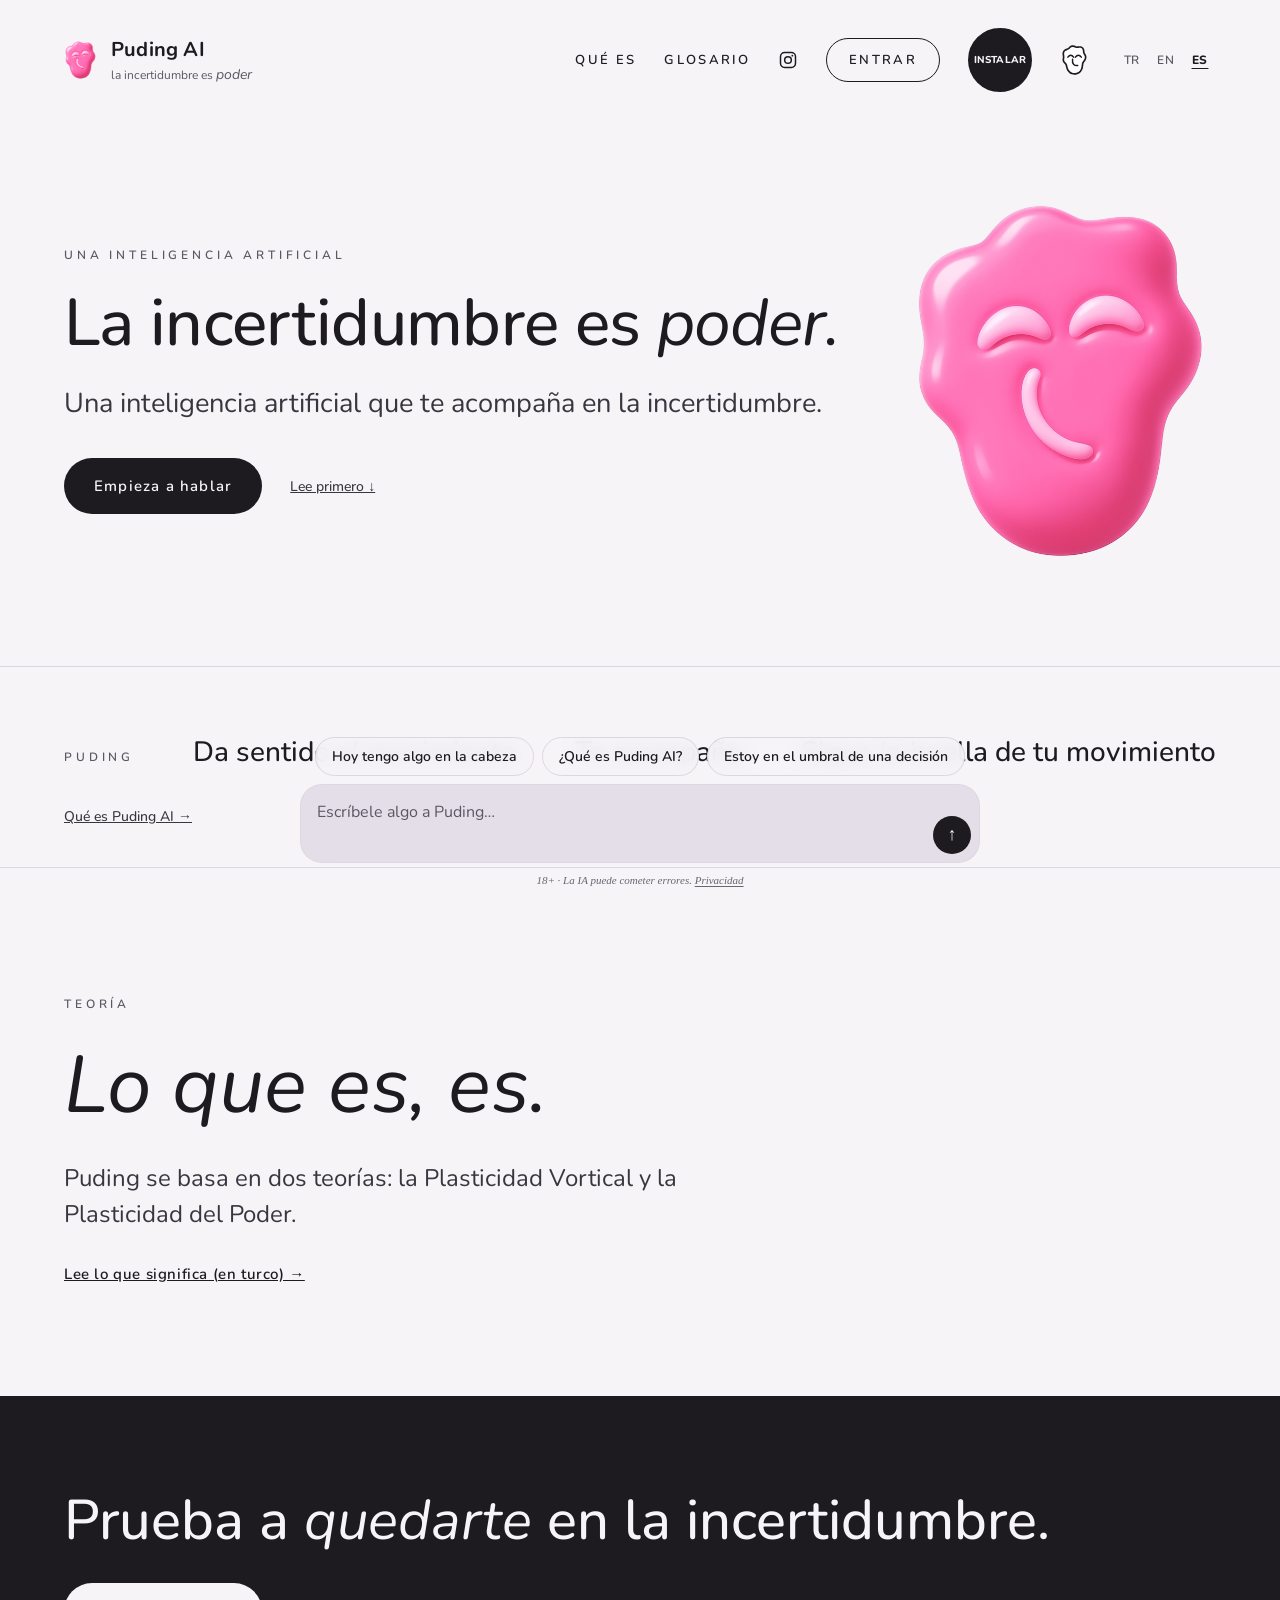
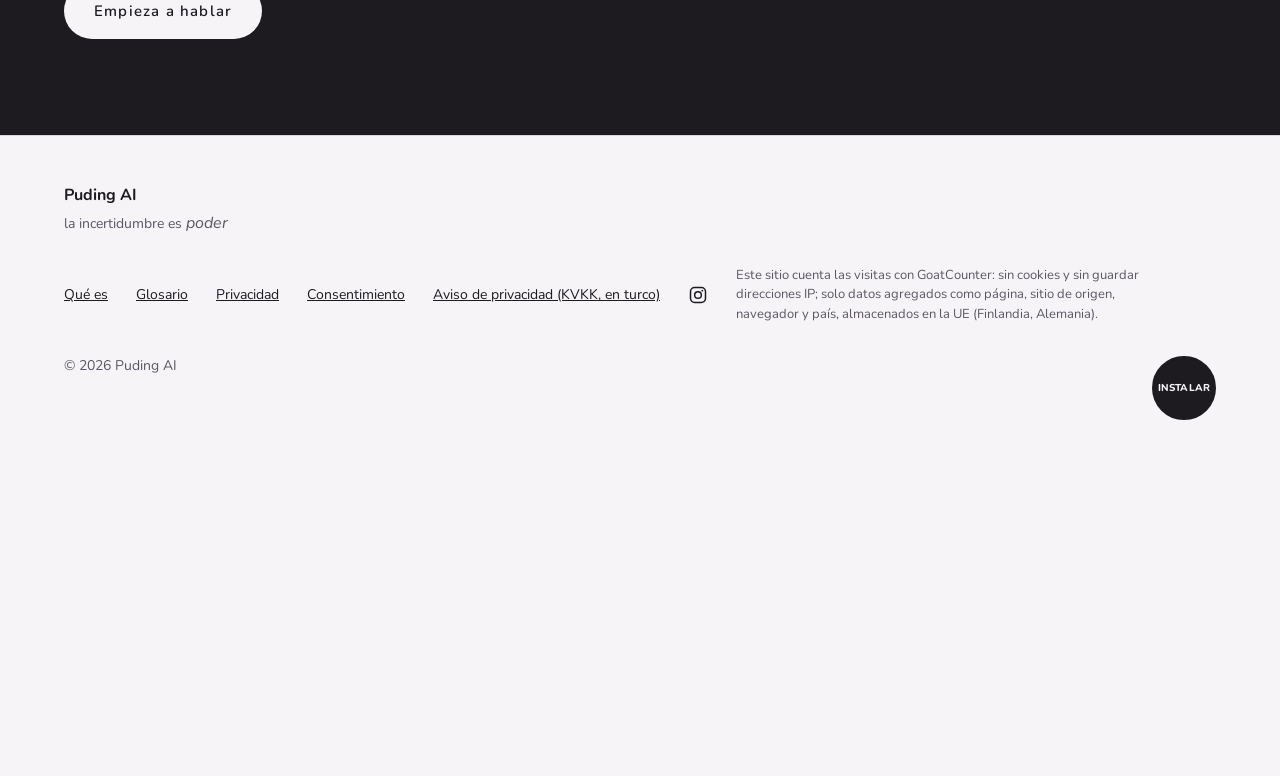
<file: es/index.html>
<!doctype html>
<html lang="es">
<head>
<meta charset="utf-8">
<meta name="viewport" content="width=device-width, initial-scale=1">
<title>Puding AI — la incertidumbre es poder</title>
<meta name="description" content="Puding AI es una inteligencia artificial que te acompaña en la incertidumbre. Se basa en dos teorías: la Plasticidad Vortical y la Plasticidad del Poder.">
<link rel="canonical" href="https://pudingai.com/es/">
<link rel="alternate" hreflang="tr" href="https://pudingai.com/">
<link rel="alternate" hreflang="en" href="https://pudingai.com/en/">
<link rel="alternate" hreflang="es" href="https://pudingai.com/es/">
<link rel="alternate" hreflang="x-default" href="https://pudingai.com/">
<meta property="og:type" content="website">
<meta property="og:site_name" content="Puding AI">
<meta property="og:title" content="Puding AI">
<meta property="og:description" content="la incertidumbre es poder">
<meta property="og:url" content="https://pudingai.com/es/">
<meta property="og:image" content="https://pudingai.com/assets/paylasim-es.png">
<meta property="og:image:type" content="image/png">
<meta property="og:image:width" content="1200">
<meta property="og:image:height" content="630">
<meta property="og:image:alt" content="Puding AI — la incertidumbre es poder">
<meta name="twitter:card" content="summary_large_image">
<meta name="twitter:title" content="Puding AI">
<meta name="twitter:description" content="la incertidumbre es poder">
<meta name="twitter:image" content="https://pudingai.com/assets/paylasim-es.png">
<meta name="twitter:image:alt" content="Puding AI — la incertidumbre es poder">
<meta property="og:locale" content="es_ES">
<meta name="theme-color" content="#F6F4F7" media="(prefers-color-scheme: light)">
<meta name="theme-color" content="#151217" media="(prefers-color-scheme: dark)">
<script>/* tema: çizimden önce */(function(){var t=null,h=document.documentElement,m=window.matchMedia&&matchMedia("(prefers-color-scheme: dark)");try{t=localStorage.getItem("puding_tema");if(t==="gunduz"||t==="gece"){t=t==="gece"?"koyu":"acik";localStorage.setItem("puding_tema",t)}}catch(e){}var k=t==="koyu"||(t!=="acik"&&!!(m&&m.matches));h.setAttribute("data-theme",k?"koyu":"acik");if(t==="koyu"||t==="acik")document.querySelectorAll('meta[name="theme-color"]').forEach(function(x){x.content=k?"#151217":"#F6F4F7"})})();</script>
<style>html{background:#F6F4F7}html[data-theme=koyu]{background:#151217}</style>
<link rel="icon" href="/favicon.ico?v=3" sizes="16x16 32x32 48x48">
<link rel="icon" type="image/png" sizes="32x32" href="/gorsel/puding-favicon-32.png?v=3">
<link rel="apple-touch-icon" sizes="180x180" href="/apple-touch-icon.png?v=3">
<link rel="preload" href="/assets/fonts/nunito-latin-400-normal.woff2" as="font" type="font/woff2" crossorigin>
<link rel="stylesheet" href="/assets/site.css?v=25">
</head>
<body>
<div style="background: var(--zemin); color: var(--metin); font-family: Nunito, sans-serif; min-height: 100vh">

<!-- ÜST BAR -->
<header style="max-width: 1200px; margin: 0 auto; padding: 28px 24px; display: flex; flex-wrap: wrap; align-items: center; justify-content: space-between; gap: 20px">
<a href="/es/" style="display: flex; align-items: center; gap: 14px; text-decoration: none; color: var(--metin)">
<img src="/assets/puding-logo-128.png" alt="Puding AI, inicio" width="33" height="40" style="width: 33px; height: 40px; display: block">
<div style="display: flex; flex-direction: column; gap: 2px">
<span style="font-family: Nunito, sans-serif; font-weight: 700; font-size: 20px; letter-spacing: 0.01em">Puding AI</span>
<span style="font-family: Nunito, sans-serif; font-size: 12px; color: var(--soluk)">la incertidumbre es <em style="font-family: Nunito, sans-serif; font-size: 14px">poder</em></span>
</div>
</a>
<nav class="pd-nav" aria-label="Menú principal" style="display: flex; flex-wrap: wrap; align-items: center; gap: 28px; font-family: Nunito, sans-serif; font-size: 13px; font-weight: 600; letter-spacing: 0.18em">
<a href="/es/que-es/" style="text-decoration: none">QUÉ ES</a>
<a href="/sozluk/" style="text-decoration: none">GLOSARIO</a>
<a class="pd-ig" href="https://www.instagram.com/pudingai_/" target="_blank" rel="noopener" aria-label="Instagram"><svg viewBox="0 0 24 24" width="20" height="20" fill="none" stroke="currentColor" stroke-width="1.8" aria-hidden="true"><rect x="3" y="3" width="18" height="18" rx="5"/><circle cx="12" cy="12" r="4"/><circle cx="17.2" cy="6.8" r="1.1" fill="currentColor" stroke="none"/></svg></a>
<a class="pd-giris" href="#pd-girdi" data-yakinda style="text-decoration: none; border: 1.5px solid var(--murekkep); border-radius: 999px; padding: 12px 22px; min-height: 44px; box-sizing: border-box; display: inline-flex; align-items: center">ENTRAR</a>
<a class="pd-indir" href="#pd-girdi" data-yakinda aria-label="Instala Puding en tu teléfono">INSTALAR</a>
<!-- tema --><span class="pd-tema"><button type="button" class="pd-tema-dugme" aria-label="Cambiar tema" aria-pressed="false"><svg viewBox="-24 -24 640 768" width="27" height="32" aria-hidden="true"><path d="M553 342C548 356 539 368 531 380C523 392 513 401 507 412C501 423 496 433 493 445C490 457 490 471 488 485C486 499 485 515 481 531C477 547 473 566 466 582C459 598 450 616 438 630C426 644 412 656 397 665C382 674 364 682 346 686C328 690 310 692 292 692C274 692 255 688 238 683C221 678 204 670 189 659C174 648 161 634 150 620C139 606 132 588 125 572C118 556 114 539 110 524C106 509 104 494 100 481C96 468 90 458 83 448C76 438 64 430 55 419C46 408 36 396 32 383C28 370 28 356 28 342C28 328 34 315 35 301C36 287 34 274 33 258C32 242 26 224 27 207C28 190 32 172 39 158C46 144 59 131 72 122C85 113 104 111 119 104C134 97 146 91 159 81C172 71 182 55 196 46C210 37 226 30 242 28C258 26 276 29 292 33C308 37 322 50 338 53C354 56 370 51 387 50C404 49 424 45 441 49C458 53 476 60 488 72C500 84 508 104 513 121C518 138 514 161 518 177C522 193 530 205 536 218C542 231 552 242 557 256C562 270 564 285 563 299C562 313 558 328 553 342Z" style="fill:var(--tema-dolgu);stroke:var(--tema-cizgi)" stroke-width="40" stroke-linejoin="round"/><path d="M137 292Q206 196 275 292M318 292Q389 196 460 292M249 342C232 470 300 500 372 492" fill="none" style="stroke:var(--tema-yuz)" stroke-width="36" stroke-linecap="round"/></svg></button><button type="button" class="pd-tema-oto" hidden>auto</button></span><!-- /tema -->
<span class="pd-dil" role="group" aria-label="Idioma"><a href="/?dil=tr" data-dil="tr" hreflang="tr" lang="tr">TR</a><a href="/en/" data-dil="en" hreflang="en" lang="en">EN</a><a href="/es/" data-dil="es" hreflang="es" lang="es" aria-current="true">ES</a></span>
</nav>
</header>

<!-- I. MERAK — açılış -->
<section class="pd-acilis" style="max-width: 1200px; margin: 0 auto; padding: 72px 24px 96px; display: flex; flex-wrap: wrap; align-items: center; gap: 56px">
<div style="flex: 1 1 auto; min-width: 0; display: flex; flex-direction: column; gap: 28px">
<span style="font-family: Nunito, sans-serif; font-size: 12px; font-weight: 600; letter-spacing: 0.32em; color: var(--soluk)">UNA INTELIGENCIA ARTIFICIAL</span>
<h1 class="pd-acilis-baslik" style="margin: 0; font-weight: 500; line-height: 0.98; letter-spacing: -0.01em">La incertidumbre es <em style="font-weight: 400">poder.</em></h1>
<p class="pd-acilis-alt" style="margin: 0; font-weight: 400; line-height: 1.4; color: var(--metin-3)"><span>Una inteligencia artificial que</span> <span>te acompaña en la incertidumbre.</span></p>
<script src="/assets/acilis.js?v=2"></script>
<div style="display: flex; flex-wrap: wrap; align-items: center; gap: 28px; margin-top: 8px">
<a href="#pd-girdi" data-bar style="text-decoration: none; background: var(--murekkep); color: var(--murekkep-metin); font-family: Nunito, sans-serif; font-weight: 600; font-size: 15px; letter-spacing: 0.08em; padding: 18px 30px; border-radius: 999px; min-height: 44px; box-sizing: border-box; display: inline-flex; align-items: center">Empieza a hablar</a>
<a href="#kuram" style="font-family: Nunito, sans-serif; font-size: 14px; font-weight: 500; color: var(--metin-3)">Lee primero ↓</a>
</div>
</div>

<!-- logo -->
<div style="flex: 1 1 300px; min-width: 0; display: flex; justify-content: center; align-items: center">
<img class="pd-breathe" src="/assets/puding-logo.png" alt="Logotipo de Puding AI" width="592" height="720" style="width: 100%; max-width: 360px; height: auto; display: block">
</div>
</section>

<!-- ne yapmaz -->
<section style="border-top: 1px solid var(--cizgi); border-bottom: 1px solid var(--cizgi)">
<div class="pd-nots" style="max-width: 1200px; margin: 0 auto; padding: 64px 24px; display: flex; flex-wrap: wrap; justify-content: space-between; align-items: baseline; gap: 24px 48px">
<span style="font-family: Nunito, sans-serif; font-size: 12px; font-weight: 600; letter-spacing: 0.32em; color: var(--soluk); flex: 0 0 auto">PUDING</span>
<div class="pd-serit-kap"><button class="pd-serit-oge" type="button" aria-expanded="false" aria-describedby="pd-ipucu-anlam">Da sentido al movimiento</button><span class="pd-ipucu" id="pd-ipucu-anlam" role="tooltip">Puding no te diagnostica ni te pone etiquetas; mira hacia dónde fluyen las cosas. Dar sentido no congela el movimiento: se queda dentro de él.</span></div>
<div class="pd-serit-kap"><button class="pd-serit-oge" type="button" aria-expanded="false" aria-describedby="pd-ipucu-eslik">Te acompaña</button><span class="pd-ipucu" id="pd-ipucu-eslik" role="tooltip">No trata la incertidumbre como un vacío que llenar, ni da consejos. La decisión queda en tu propio devenir; Puding está a tu lado.</span></div>
<div class="pd-serit-kap"><button class="pd-serit-oge" type="button" aria-expanded="false" aria-describedby="pd-ipucu-iz">Sigue la huella de tu movimiento</button><span class="pd-ipucu" id="pd-ipucu-iz" role="tooltip">Cada conversación deja una huella sedimentaria; Puding la hace visible en un mapa. Al cerrarse una conversación, su forma más destilada se asienta en dos palabras en tensión.</span></div>
</div>
<div style="max-width: 1200px; margin: -44px auto 0; padding: 0 24px 28px"><a class="pd-serit-bag" href="/es/que-es/" style="font-size: 14px; font-weight: 500; color: var(--metin-3); min-height: 44px; display: inline-flex; align-items: center">Qué es Puding AI →</a></div>
</section>

<!-- II. OKUT — kuram kapısı -->
<section id="kuram" style="max-width: 1200px; margin: 0 auto; padding: 128px 24px 112px; display: flex; flex-direction: column; gap: 32px">
<span style="font-family: Nunito, sans-serif; font-size: 12px; font-weight: 600; letter-spacing: 0.32em; color: var(--soluk)">TEORÍA</span>
<blockquote style="margin: 0; font-size: 80px; font-weight: 400; font-style: italic; line-height: 1.05; max-width: 16ch">Lo que es, es.</blockquote>
<p style="margin: 0; font-size: 24px; line-height: 1.5; max-width: 44ch; color: var(--metin-3)">Puding se basa en dos teorías: la Plasticidad Vortical y la Plasticidad del Poder.</p>
<a href="/nedir/" style="font-family: Nunito, sans-serif; font-size: 15px; font-weight: 600; letter-spacing: 0.04em">Lee lo que significa (en turco) →</a>
</section>

<!-- çağrı bandı -->
<section style="background: var(--bant-zemin); color: var(--bant-metin)">
<div style="max-width: 1200px; margin: 0 auto; padding: 96px 24px; display: flex; flex-wrap: wrap; align-items: center; justify-content: space-between; gap: 32px">
<p style="margin: 0; font-size: 56px; font-weight: 500; line-height: 1.05">Prueba a <em style="font-weight: 400">quedarte</em> en la incertidumbre.</p>
<a href="#pd-girdi" data-bar style="text-decoration: none; background: var(--bant-dugme-zemin); color: var(--bant-dugme-metin); font-family: Nunito, sans-serif; font-weight: 600; font-size: 15px; letter-spacing: 0.08em; padding: 18px 30px; border-radius: 999px; min-height: 44px; box-sizing: border-box; display: inline-flex; align-items: center">Empieza a hablar</a>
</div>
</section>

<!-- alt bilgi -->
<footer style="border-top: 1px solid var(--cizgi)">
<div style="max-width: 1200px; margin: 0 auto; padding: 48px 24px 56px; display: flex; flex-wrap: wrap; justify-content: space-between; gap: 32px; font-family: Nunito, sans-serif; font-size: 14px; color: var(--soluk)">
<div style="display: flex; flex-direction: column; gap: 6px">
<span style="font-weight: 700; font-size: 16px; color: var(--metin)">Puding AI</span>
<span>la incertidumbre es <em style="font-family: Nunito, sans-serif; font-size: 16px">poder</em></span>
</div>
<nav aria-label="Menú del pie" style="display: flex; flex-wrap: wrap; gap: 12px 28px; align-items: center">
<a href="/es/que-es/">Qué es</a>
<a href="/sozluk/" hreflang="tr">Glosario</a>
<a href="/es/?gizlilik">Privacidad</a>
<a rel="noopener" href="/odam?onam" hreflang="tr">Consentimiento</a>
<a rel="noopener" href="/odam?aydinlatma" hreflang="tr">Aviso de privacidad (KVKK, en turco)</a>
<a class="pd-ig" href="https://www.instagram.com/pudingai_/" target="_blank" rel="noopener" aria-label="Instagram"><svg viewBox="0 0 24 24" width="20" height="20" fill="none" stroke="currentColor" stroke-width="1.8" aria-hidden="true"><rect x="3" y="3" width="18" height="18" rx="5"/><circle cx="12" cy="12" r="4"/><circle cx="17.2" cy="6.8" r="1.1" fill="currentColor" stroke="none"/></svg></a>
<span style="flex-basis: 100%; max-width: 52ch; font-size: 13px; line-height: 1.5">Este sitio cuenta las visitas con GoatCounter: sin cookies y sin guardar direcciones IP; solo datos agregados como página, sitio de origen, navegador y país, almacenados en la UE (Finlandia, Alemania).</span>
</nav>
<span>© 2026 Puding AI</span>
<a class="pd-indir" href="#pd-girdi" data-yakinda aria-label="Instala Puding en tu teléfono">INSTALAR</a>
</div>
</footer>

</div>
<!-- Ziyaretçi sayacı: GoatCounter (çerez yok, IP saklanmaz; yalnız toplu sayı). Alkım, 2026-11-05 -->
<script src="/assets/serit.js?v=1" defer></script>
<script src="/assets/dil.js?v=1" defer></script>
<script src="/assets/sohbet.js?v=25" defer></script>
<script data-goatcounter="https://pudingai.goatcounter.com/count" async src="https://gc.zgo.at/count.js"></script>
<script src="/assets/tema.js?v=1" defer></script>
</body>
</html>
</file>
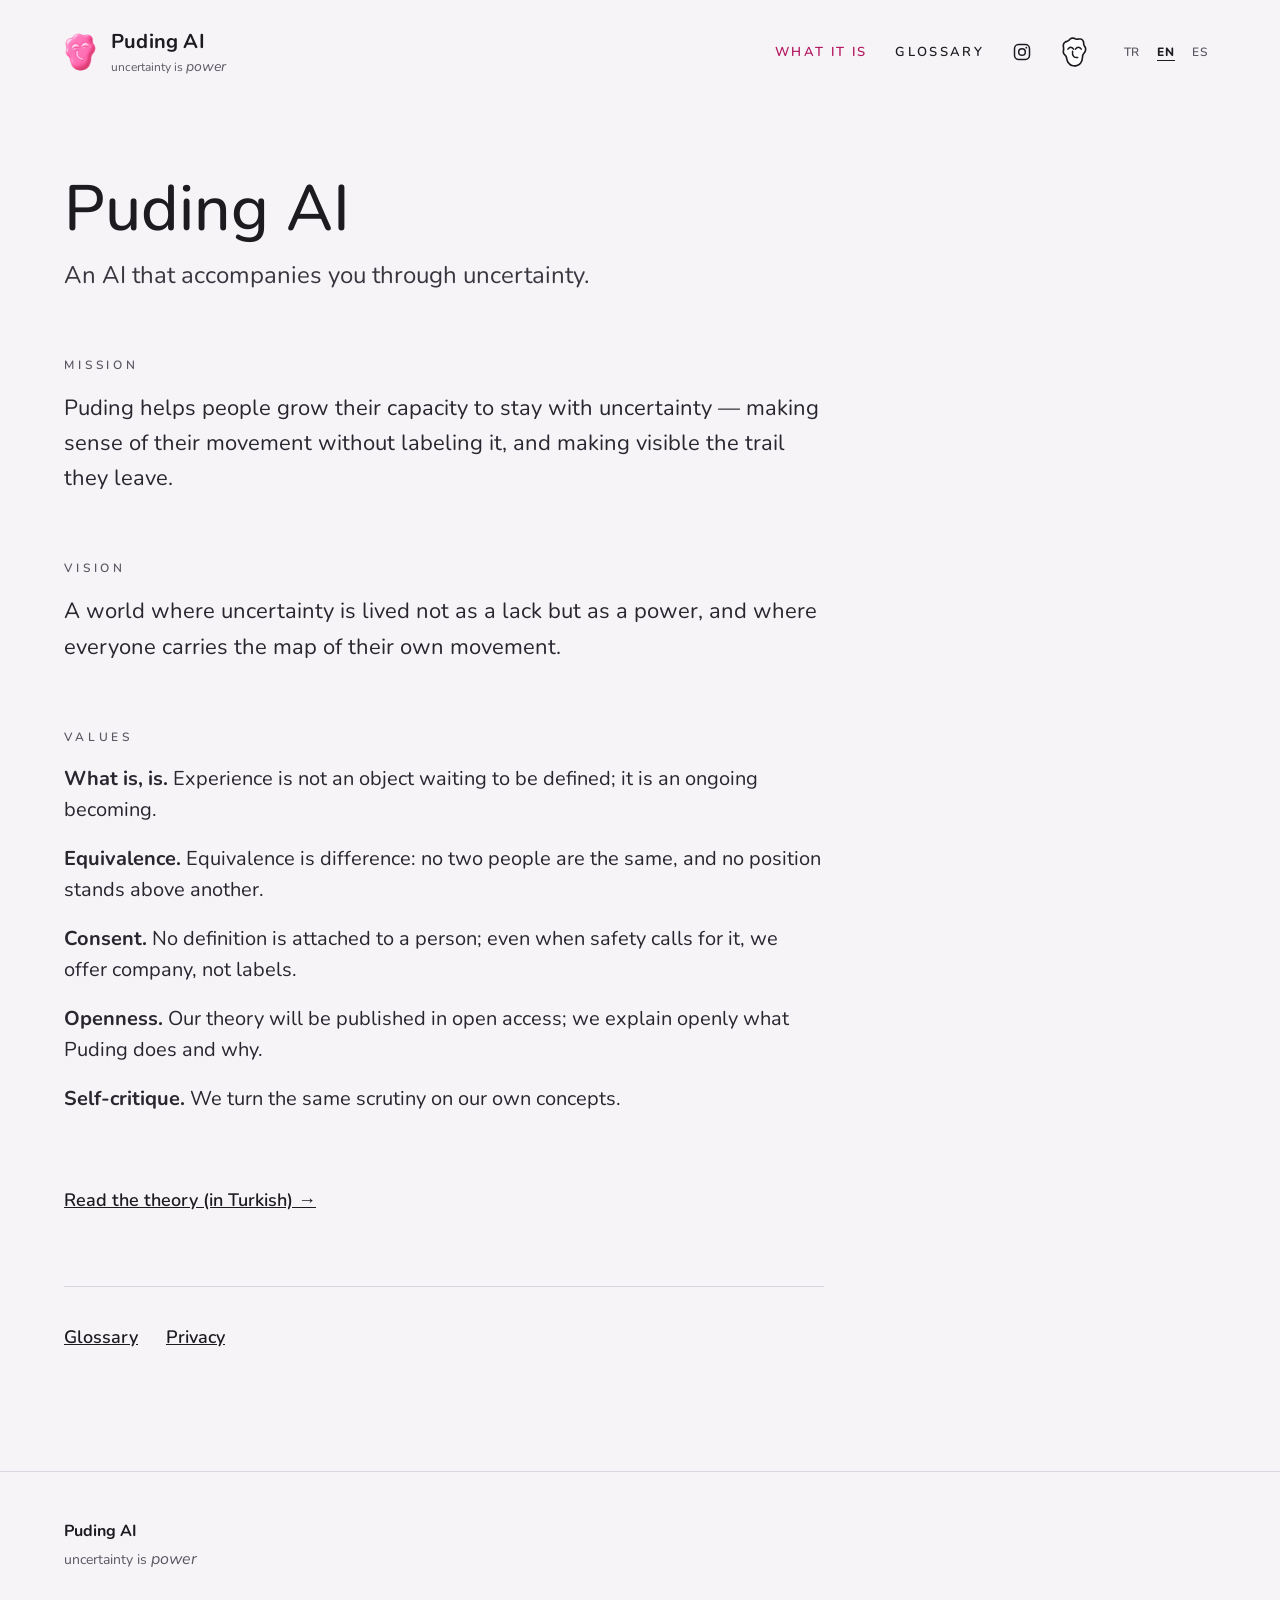
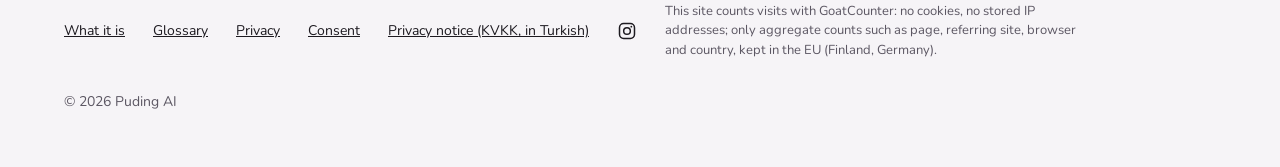
<file: en/about/index.html>
<!doctype html>
<html lang="en">
<head>
<meta charset="utf-8">
<meta name="viewport" content="width=device-width, initial-scale=1">
<title>What is Puding AI</title>
<meta name="description" content="An AI that accompanies you through uncertainty.">
<link rel="canonical" href="https://pudingai.com/en/about/">
<link rel="alternate" hreflang="tr" href="https://pudingai.com/nedir/">
<link rel="alternate" hreflang="en" href="https://pudingai.com/en/about/">
<link rel="alternate" hreflang="es" href="https://pudingai.com/es/que-es/">
<link rel="alternate" hreflang="x-default" href="https://pudingai.com/nedir/">
<meta property="og:type" content="website">
<meta property="og:site_name" content="Puding AI">
<meta property="og:title" content="What is Puding AI">
<meta property="og:description" content="An AI that accompanies you through uncertainty.">
<meta property="og:url" content="https://pudingai.com/en/about/">
<meta property="og:image" content="https://pudingai.com/assets/paylasim-en.png">
<meta property="og:image:type" content="image/png">
<meta property="og:image:width" content="1200">
<meta property="og:image:height" content="630">
<meta property="og:image:alt" content="Puding AI — uncertainty is power">
<meta name="twitter:card" content="summary_large_image">
<meta name="twitter:title" content="What is Puding AI">
<meta name="twitter:description" content="An AI that accompanies you through uncertainty.">
<meta name="twitter:image" content="https://pudingai.com/assets/paylasim-en.png">
<meta name="twitter:image:alt" content="Puding AI — uncertainty is power">
<meta property="og:locale" content="en_US">
<meta name="theme-color" content="#F6F4F7" media="(prefers-color-scheme: light)">
<meta name="theme-color" content="#151217" media="(prefers-color-scheme: dark)">
<script>/* tema: çizimden önce */(function(){var t=null,h=document.documentElement,m=window.matchMedia&&matchMedia("(prefers-color-scheme: dark)");try{t=localStorage.getItem("puding_tema");if(t==="gunduz"||t==="gece"){t=t==="gece"?"koyu":"acik";localStorage.setItem("puding_tema",t)}}catch(e){}var k=t==="koyu"||(t!=="acik"&&!!(m&&m.matches));h.setAttribute("data-theme",k?"koyu":"acik");if(t==="koyu"||t==="acik")document.querySelectorAll('meta[name="theme-color"]').forEach(function(x){x.content=k?"#151217":"#F6F4F7"})})();</script>
<style>html{background:#F6F4F7}html[data-theme=koyu]{background:#151217}</style>
<link rel="icon" href="/favicon.ico?v=3" sizes="16x16 32x32 48x48">
<link rel="icon" type="image/png" sizes="32x32" href="/gorsel/puding-favicon-32.png?v=3">
<link rel="apple-touch-icon" sizes="180x180" href="/apple-touch-icon.png?v=3">
<link rel="preload" href="/assets/fonts/nunito-latin-400-normal.woff2" as="font" type="font/woff2" crossorigin>
<link rel="stylesheet" href="/assets/site.css?v=28">
<style>@media (max-width: 520px){.pd-nav{flex-basis:100%}}</style>
</head>
<body>
<div style="background: var(--zemin); color: var(--metin); font-family: Nunito, sans-serif; min-height: 100vh">

<header style="max-width: 1200px; margin: 0 auto; padding: 28px 24px; display: flex; flex-wrap: wrap; align-items: center; justify-content: space-between; gap: 20px">
<a href="/en/" style="display: flex; align-items: center; gap: 14px; text-decoration: none; color: var(--metin)">
<img src="/assets/puding-logo-128.png" alt="Puding AI home" width="33" height="40" style="width: 33px; height: 40px; display: block">
<div style="display: flex; flex-direction: column; gap: 2px">
<span style="font-family: Nunito, sans-serif; font-weight: 700; font-size: 20px; letter-spacing: 0.01em">Puding AI</span>
<span style="font-family: Nunito, sans-serif; font-size: 12px; color: var(--soluk)">uncertainty is <em style="font-family: Nunito, sans-serif; font-size: 14px">power</em></span>
</div>
</a>
<nav class="pd-nav" aria-label="Main menu" style="display: flex; flex-wrap: wrap; align-items: center; gap: 28px; font-family: Nunito, sans-serif; font-size: 13px; font-weight: 600; letter-spacing: 0.18em">
<a href="/en/about/" aria-current="page" style="text-decoration: none; color: var(--vurgu)">WHAT IT IS</a>
<a href="/sozluk/" style="text-decoration: none">GLOSSARY</a>
<a class="pd-ig" href="https://www.instagram.com/pudingai_/" target="_blank" rel="noopener" aria-label="Instagram"><svg viewBox="0 0 24 24" width="20" height="20" fill="none" stroke="currentColor" stroke-width="1.8" aria-hidden="true"><rect x="3" y="3" width="18" height="18" rx="5"/><circle cx="12" cy="12" r="4"/><circle cx="17.2" cy="6.8" r="1.1" fill="currentColor" stroke="none"/></svg></a>
<!-- tema --><span class="pd-tema"><button type="button" class="pd-tema-dugme" aria-label="Change theme" aria-pressed="false"><svg viewBox="-24 -24 640 768" width="27" height="32" aria-hidden="true"><path d="M553 342C548 356 539 368 531 380C523 392 513 401 507 412C501 423 496 433 493 445C490 457 490 471 488 485C486 499 485 515 481 531C477 547 473 566 466 582C459 598 450 616 438 630C426 644 412 656 397 665C382 674 364 682 346 686C328 690 310 692 292 692C274 692 255 688 238 683C221 678 204 670 189 659C174 648 161 634 150 620C139 606 132 588 125 572C118 556 114 539 110 524C106 509 104 494 100 481C96 468 90 458 83 448C76 438 64 430 55 419C46 408 36 396 32 383C28 370 28 356 28 342C28 328 34 315 35 301C36 287 34 274 33 258C32 242 26 224 27 207C28 190 32 172 39 158C46 144 59 131 72 122C85 113 104 111 119 104C134 97 146 91 159 81C172 71 182 55 196 46C210 37 226 30 242 28C258 26 276 29 292 33C308 37 322 50 338 53C354 56 370 51 387 50C404 49 424 45 441 49C458 53 476 60 488 72C500 84 508 104 513 121C518 138 514 161 518 177C522 193 530 205 536 218C542 231 552 242 557 256C562 270 564 285 563 299C562 313 558 328 553 342Z" style="fill:var(--tema-dolgu);stroke:var(--tema-cizgi)" stroke-width="40" stroke-linejoin="round"/><path d="M137 292Q206 196 275 292M318 292Q389 196 460 292M249 342C232 470 300 500 372 492" fill="none" style="stroke:var(--tema-yuz)" stroke-width="36" stroke-linecap="round"/></svg></button><button type="button" class="pd-tema-oto" hidden>auto</button></span><!-- /tema -->
<span class="pd-dil" role="group" aria-label="Language"><a href="/nedir/" data-dil="tr" hreflang="tr" lang="tr">TR</a><a href="/en/about/" data-dil="en" hreflang="en" lang="en" aria-current="true">EN</a><a href="/es/que-es/" data-dil="es" hreflang="es" lang="es">ES</a></span>
</nav>
</header>

<main style="max-width: 1200px; margin: 0 auto; padding: 72px 24px 112px">
<article style="max-width: 760px; display: flex; flex-direction: column; gap: 64px">
<div style="display: flex; flex-direction: column; gap: 16px">
<h1 style="margin: 0; font-size: 64px; font-weight: 500; line-height: 1.05">Puding AI</h1>
<p style="margin: 0; font-size: 24px; line-height: 1.4; color: var(--metin-3)">An AI that accompanies you through uncertainty.</p>
</div>

<section style="display: flex; flex-direction: column; gap: 18px">
<span style="font-size: 12px; font-weight: 600; letter-spacing: 0.32em; color: var(--soluk)">MISSION</span>
<p style="margin: 0; font-size: 22px; line-height: 1.6; color: var(--metin-2)">Puding helps people grow their capacity to stay with uncertainty — making sense of their movement without labeling it, and making visible the trail they leave.</p>
</section>

<section style="display: flex; flex-direction: column; gap: 18px">
<span style="font-size: 12px; font-weight: 600; letter-spacing: 0.32em; color: var(--soluk)">VISION</span>
<p style="margin: 0; font-size: 22px; line-height: 1.6; color: var(--metin-2)">A world where uncertainty is lived not as a lack but as a power, and where everyone carries the map of their own movement.</p>
</section>

<section style="display: flex; flex-direction: column; gap: 18px">
<span style="font-size: 12px; font-weight: 600; letter-spacing: 0.32em; color: var(--soluk)">VALUES</span>
<p style="margin: 0; font-size: 20px; line-height: 1.55; color: var(--metin-2)"><strong style="font-weight: 700">What is, is.</strong> Experience is not an object waiting to be defined; it is an ongoing becoming.</p>
<p style="margin: 0; font-size: 20px; line-height: 1.55; color: var(--metin-2)"><strong style="font-weight: 700">Equivalence.</strong> Equivalence is difference: no two people are the same, and no position stands above another.</p>
<p style="margin: 0; font-size: 20px; line-height: 1.55; color: var(--metin-2)"><strong style="font-weight: 700">Consent.</strong> No definition is attached to a person; even when safety calls for it, we offer company, not labels.</p>
<p style="margin: 0; font-size: 20px; line-height: 1.55; color: var(--metin-2)"><strong style="font-weight: 700">Openness.</strong> Our theory will be published in open access; we explain openly what Puding does and why.</p>
<p style="margin: 0; font-size: 20px; line-height: 1.55; color: var(--metin-2)"><strong style="font-weight: 700">Self-critique.</strong> We turn the same scrutiny on our own concepts.</p>
</section>

<a href="/nedir/#kuram" hreflang="tr" style="align-self: flex-start; color: var(--metin); font-size: 18px; font-weight: 600; min-height: 44px; display: inline-flex; align-items: center">Read the theory (in Turkish) →</a>

<nav aria-label="Glossary, Privacy" style="display: flex; flex-wrap: wrap; gap: 8px 28px; font-size: 18px; font-weight: 600; border-top: 1px solid var(--cizgi); padding-top: 28px">
<a href="/sozluk/" hreflang="tr" style="color: var(--metin); min-height: 44px; display: inline-flex; align-items: center">Glossary</a>
<a href="/en/?gizlilik" style="color: var(--metin); min-height: 44px; display: inline-flex; align-items: center">Privacy</a>
</nav>
</article>
</main>

<footer style="border-top: 1px solid var(--cizgi)">
<div style="max-width: 1200px; margin: 0 auto; padding: 48px 24px 56px; display: flex; flex-wrap: wrap; justify-content: space-between; gap: 32px; font-family: Nunito, sans-serif; font-size: 14px; color: var(--soluk)">
<div style="display: flex; flex-direction: column; gap: 6px">
<span style="font-weight: 700; font-size: 16px; color: var(--metin)">Puding AI</span>
<span>uncertainty is <em style="font-family: Nunito, sans-serif; font-size: 16px">power</em></span>
</div>
<nav aria-label="Footer menu" style="display: flex; flex-wrap: wrap; gap: 12px 28px; align-items: center">
<a href="/en/about/">What it is</a>
<a href="/sozluk/" hreflang="tr">Glossary</a>
<a href="/odam?dil=en&amp;aydinlatma">Privacy</a>
<a rel="noopener" href="/odam?onam" hreflang="tr">Consent</a>
<a rel="noopener" href="/odam?aydinlatma" hreflang="tr">Privacy notice (KVKK, in Turkish)</a>
<a class="pd-ig" href="https://www.instagram.com/pudingai_/" target="_blank" rel="noopener" aria-label="Instagram"><svg viewBox="0 0 24 24" width="20" height="20" fill="none" stroke="currentColor" stroke-width="1.8" aria-hidden="true"><rect x="3" y="3" width="18" height="18" rx="5"/><circle cx="12" cy="12" r="4"/><circle cx="17.2" cy="6.8" r="1.1" fill="currentColor" stroke="none"/></svg></a>
<span style="flex-basis: 100%; max-width: 52ch; font-size: 13px; line-height: 1.5">This site counts visits with GoatCounter: no cookies, no stored IP addresses; only aggregate counts such as page, referring site, browser and country, kept in the EU (Finland, Germany).</span>
</nav>
<span>© 2026 Puding AI</span>
</div>
</footer>

</div>
<script src="/assets/dil.js?v=1" defer></script>
<script data-goatcounter="https://pudingai.goatcounter.com/count" async src="https://gc.zgo.at/count.js"></script>
<script src="/assets/tema.js?v=1" defer></script>
</body>
</html>
</file>
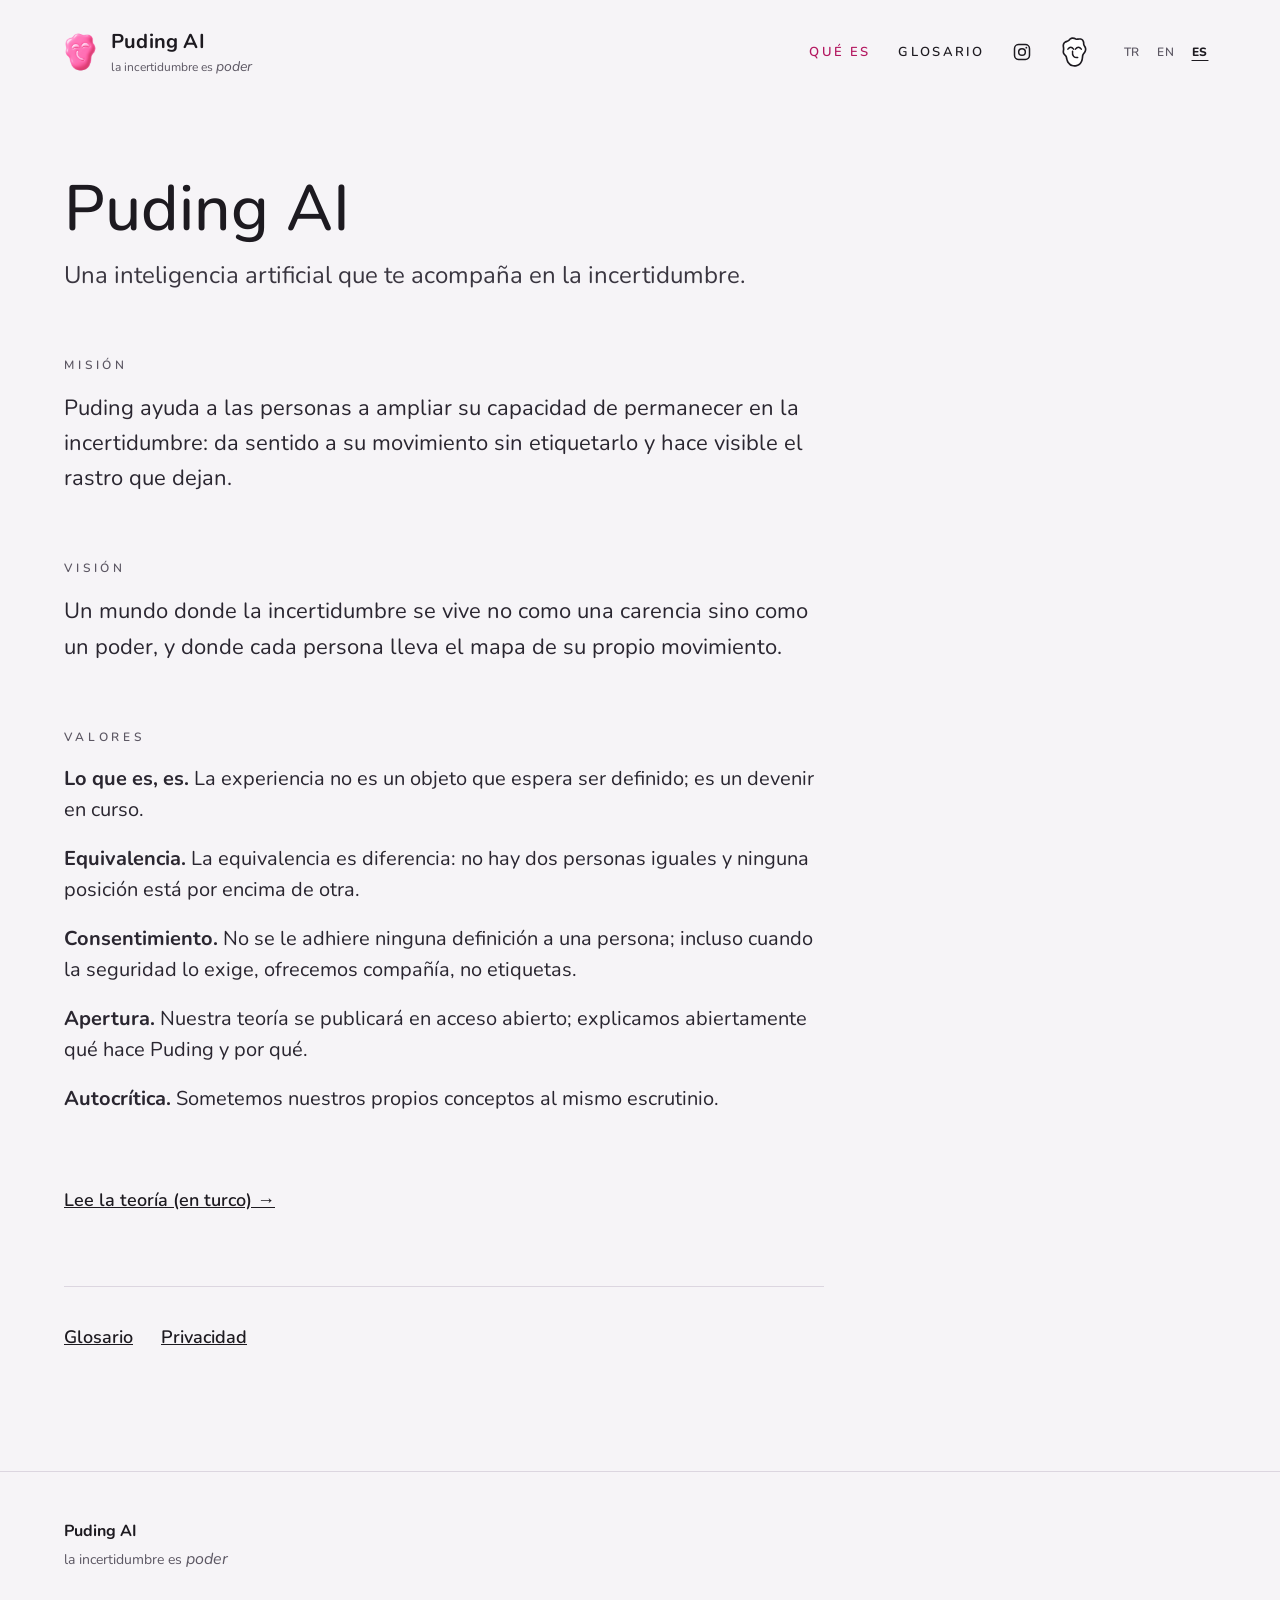
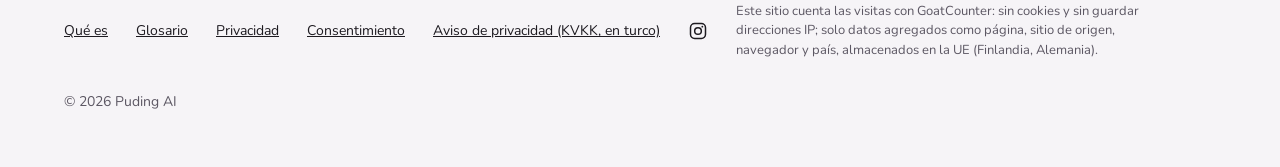
<file: es/que-es/index.html>
<!doctype html>
<html lang="es">
<head>
<meta charset="utf-8">
<meta name="viewport" content="width=device-width, initial-scale=1">
<title>Qué es Puding AI</title>
<meta name="description" content="Una inteligencia artificial que te acompaña en la incertidumbre.">
<link rel="canonical" href="https://pudingai.com/es/que-es/">
<link rel="alternate" hreflang="tr" href="https://pudingai.com/nedir/">
<link rel="alternate" hreflang="en" href="https://pudingai.com/en/about/">
<link rel="alternate" hreflang="es" href="https://pudingai.com/es/que-es/">
<link rel="alternate" hreflang="x-default" href="https://pudingai.com/nedir/">
<meta property="og:type" content="website">
<meta property="og:site_name" content="Puding AI">
<meta property="og:title" content="Qué es Puding AI">
<meta property="og:description" content="Una inteligencia artificial que te acompaña en la incertidumbre.">
<meta property="og:url" content="https://pudingai.com/es/que-es/">
<meta property="og:image" content="https://pudingai.com/assets/paylasim-es.png">
<meta property="og:image:type" content="image/png">
<meta property="og:image:width" content="1200">
<meta property="og:image:height" content="630">
<meta property="og:image:alt" content="Puding AI — la incertidumbre es poder">
<meta name="twitter:card" content="summary_large_image">
<meta name="twitter:title" content="Qué es Puding AI">
<meta name="twitter:description" content="Una inteligencia artificial que te acompaña en la incertidumbre.">
<meta name="twitter:image" content="https://pudingai.com/assets/paylasim-es.png">
<meta name="twitter:image:alt" content="Puding AI — la incertidumbre es poder">
<meta property="og:locale" content="es_ES">
<meta name="theme-color" content="#F6F4F7" media="(prefers-color-scheme: light)">
<meta name="theme-color" content="#151217" media="(prefers-color-scheme: dark)">
<script>/* tema: çizimden önce */(function(){var t=null,h=document.documentElement,m=window.matchMedia&&matchMedia("(prefers-color-scheme: dark)");try{t=localStorage.getItem("puding_tema");if(t==="gunduz"||t==="gece"){t=t==="gece"?"koyu":"acik";localStorage.setItem("puding_tema",t)}}catch(e){}var k=t==="koyu"||(t!=="acik"&&!!(m&&m.matches));h.setAttribute("data-theme",k?"koyu":"acik");if(t==="koyu"||t==="acik")document.querySelectorAll('meta[name="theme-color"]').forEach(function(x){x.content=k?"#151217":"#F6F4F7"})})();</script>
<style>html{background:#F6F4F7}html[data-theme=koyu]{background:#151217}</style>
<link rel="icon" href="/favicon.ico?v=3" sizes="16x16 32x32 48x48">
<link rel="icon" type="image/png" sizes="32x32" href="/gorsel/puding-favicon-32.png?v=3">
<link rel="apple-touch-icon" sizes="180x180" href="/apple-touch-icon.png?v=3">
<link rel="preload" href="/assets/fonts/nunito-latin-400-normal.woff2" as="font" type="font/woff2" crossorigin>
<link rel="stylesheet" href="/assets/site.css?v=25">
<style>@media (max-width: 520px){.pd-nav{flex-basis:100%}}</style>
</head>
<body>
<div style="background: var(--zemin); color: var(--metin); font-family: Nunito, sans-serif; min-height: 100vh">

<header style="max-width: 1200px; margin: 0 auto; padding: 28px 24px; display: flex; flex-wrap: wrap; align-items: center; justify-content: space-between; gap: 20px">
<a href="/es/" style="display: flex; align-items: center; gap: 14px; text-decoration: none; color: var(--metin)">
<img src="/assets/puding-logo-128.png" alt="Puding AI, inicio" width="33" height="40" style="width: 33px; height: 40px; display: block">
<div style="display: flex; flex-direction: column; gap: 2px">
<span style="font-family: Nunito, sans-serif; font-weight: 700; font-size: 20px; letter-spacing: 0.01em">Puding AI</span>
<span style="font-family: Nunito, sans-serif; font-size: 12px; color: var(--soluk)">la incertidumbre es <em style="font-family: Nunito, sans-serif; font-size: 14px">poder</em></span>
</div>
</a>
<nav class="pd-nav" aria-label="Menú principal" style="display: flex; flex-wrap: wrap; align-items: center; gap: 28px; font-family: Nunito, sans-serif; font-size: 13px; font-weight: 600; letter-spacing: 0.18em">
<a href="/es/que-es/" aria-current="page" style="text-decoration: none; color: var(--vurgu)">QUÉ ES</a>
<a href="/sozluk/" style="text-decoration: none">GLOSARIO</a>
<a class="pd-ig" href="https://www.instagram.com/pudingai_/" target="_blank" rel="noopener" aria-label="Instagram"><svg viewBox="0 0 24 24" width="20" height="20" fill="none" stroke="currentColor" stroke-width="1.8" aria-hidden="true"><rect x="3" y="3" width="18" height="18" rx="5"/><circle cx="12" cy="12" r="4"/><circle cx="17.2" cy="6.8" r="1.1" fill="currentColor" stroke="none"/></svg></a>
<!-- tema --><span class="pd-tema"><button type="button" class="pd-tema-dugme" aria-label="Cambiar tema" aria-pressed="false"><svg viewBox="-24 -24 640 768" width="27" height="32" aria-hidden="true"><path d="M553 342C548 356 539 368 531 380C523 392 513 401 507 412C501 423 496 433 493 445C490 457 490 471 488 485C486 499 485 515 481 531C477 547 473 566 466 582C459 598 450 616 438 630C426 644 412 656 397 665C382 674 364 682 346 686C328 690 310 692 292 692C274 692 255 688 238 683C221 678 204 670 189 659C174 648 161 634 150 620C139 606 132 588 125 572C118 556 114 539 110 524C106 509 104 494 100 481C96 468 90 458 83 448C76 438 64 430 55 419C46 408 36 396 32 383C28 370 28 356 28 342C28 328 34 315 35 301C36 287 34 274 33 258C32 242 26 224 27 207C28 190 32 172 39 158C46 144 59 131 72 122C85 113 104 111 119 104C134 97 146 91 159 81C172 71 182 55 196 46C210 37 226 30 242 28C258 26 276 29 292 33C308 37 322 50 338 53C354 56 370 51 387 50C404 49 424 45 441 49C458 53 476 60 488 72C500 84 508 104 513 121C518 138 514 161 518 177C522 193 530 205 536 218C542 231 552 242 557 256C562 270 564 285 563 299C562 313 558 328 553 342Z" style="fill:var(--tema-dolgu);stroke:var(--tema-cizgi)" stroke-width="40" stroke-linejoin="round"/><path d="M137 292Q206 196 275 292M318 292Q389 196 460 292M249 342C232 470 300 500 372 492" fill="none" style="stroke:var(--tema-yuz)" stroke-width="36" stroke-linecap="round"/></svg></button><button type="button" class="pd-tema-oto" hidden>auto</button></span><!-- /tema -->
<span class="pd-dil" role="group" aria-label="Idioma"><a href="/nedir/" data-dil="tr" hreflang="tr" lang="tr">TR</a><a href="/en/about/" data-dil="en" hreflang="en" lang="en">EN</a><a href="/es/que-es/" data-dil="es" hreflang="es" lang="es" aria-current="true">ES</a></span>
</nav>
</header>

<main style="max-width: 1200px; margin: 0 auto; padding: 72px 24px 112px">
<article style="max-width: 760px; display: flex; flex-direction: column; gap: 64px">
<div style="display: flex; flex-direction: column; gap: 16px">
<h1 style="margin: 0; font-size: 64px; font-weight: 500; line-height: 1.05">Puding AI</h1>
<p style="margin: 0; font-size: 24px; line-height: 1.4; color: var(--metin-3)">Una inteligencia artificial que te acompaña en la incertidumbre.</p>
</div>

<section style="display: flex; flex-direction: column; gap: 18px">
<span style="font-size: 12px; font-weight: 600; letter-spacing: 0.32em; color: var(--soluk)">MISIÓN</span>
<p style="margin: 0; font-size: 22px; line-height: 1.6; color: var(--metin-2)">Puding ayuda a las personas a ampliar su capacidad de permanecer en la incertidumbre: da sentido a su movimiento sin etiquetarlo y hace visible el rastro que dejan.</p>
</section>

<section style="display: flex; flex-direction: column; gap: 18px">
<span style="font-size: 12px; font-weight: 600; letter-spacing: 0.32em; color: var(--soluk)">VISIÓN</span>
<p style="margin: 0; font-size: 22px; line-height: 1.6; color: var(--metin-2)">Un mundo donde la incertidumbre se vive no como una carencia sino como un poder, y donde cada persona lleva el mapa de su propio movimiento.</p>
</section>

<section style="display: flex; flex-direction: column; gap: 18px">
<span style="font-size: 12px; font-weight: 600; letter-spacing: 0.32em; color: var(--soluk)">VALORES</span>
<p style="margin: 0; font-size: 20px; line-height: 1.55; color: var(--metin-2)"><strong style="font-weight: 700">Lo que es, es.</strong> La experiencia no es un objeto que espera ser definido; es un devenir en curso.</p>
<p style="margin: 0; font-size: 20px; line-height: 1.55; color: var(--metin-2)"><strong style="font-weight: 700">Equivalencia.</strong> La equivalencia es diferencia: no hay dos personas iguales y ninguna posición está por encima de otra.</p>
<p style="margin: 0; font-size: 20px; line-height: 1.55; color: var(--metin-2)"><strong style="font-weight: 700">Consentimiento.</strong> No se le adhiere ninguna definición a una persona; incluso cuando la seguridad lo exige, ofrecemos compañía, no etiquetas.</p>
<p style="margin: 0; font-size: 20px; line-height: 1.55; color: var(--metin-2)"><strong style="font-weight: 700">Apertura.</strong> Nuestra teoría se publicará en acceso abierto; explicamos abiertamente qué hace Puding y por qué.</p>
<p style="margin: 0; font-size: 20px; line-height: 1.55; color: var(--metin-2)"><strong style="font-weight: 700">Autocrítica.</strong> Sometemos nuestros propios conceptos al mismo escrutinio.</p>
</section>

<a href="/nedir/#kuram" hreflang="tr" style="align-self: flex-start; color: var(--metin); font-size: 18px; font-weight: 600; min-height: 44px; display: inline-flex; align-items: center">Lee la teoría (en turco) →</a>

<nav aria-label="Glosario, Privacidad" style="display: flex; flex-wrap: wrap; gap: 8px 28px; font-size: 18px; font-weight: 600; border-top: 1px solid var(--cizgi); padding-top: 28px">
<a href="/sozluk/" hreflang="tr" style="color: var(--metin); min-height: 44px; display: inline-flex; align-items: center">Glosario</a>
<a href="/es/?gizlilik" style="color: var(--metin); min-height: 44px; display: inline-flex; align-items: center">Privacidad</a>
</nav>
</article>
</main>

<footer style="border-top: 1px solid var(--cizgi)">
<div style="max-width: 1200px; margin: 0 auto; padding: 48px 24px 56px; display: flex; flex-wrap: wrap; justify-content: space-between; gap: 32px; font-family: Nunito, sans-serif; font-size: 14px; color: var(--soluk)">
<div style="display: flex; flex-direction: column; gap: 6px">
<span style="font-weight: 700; font-size: 16px; color: var(--metin)">Puding AI</span>
<span>la incertidumbre es <em style="font-family: Nunito, sans-serif; font-size: 16px">poder</em></span>
</div>
<nav aria-label="Menú del pie" style="display: flex; flex-wrap: wrap; gap: 12px 28px; align-items: center">
<a href="/es/que-es/">Qué es</a>
<a href="/sozluk/" hreflang="tr">Glosario</a>
<a href="/es/?gizlilik">Privacidad</a>
<a rel="noopener" href="/odam?onam" hreflang="tr">Consentimiento</a>
<a rel="noopener" href="/odam?aydinlatma" hreflang="tr">Aviso de privacidad (KVKK, en turco)</a>
<a class="pd-ig" href="https://www.instagram.com/pudingai_/" target="_blank" rel="noopener" aria-label="Instagram"><svg viewBox="0 0 24 24" width="20" height="20" fill="none" stroke="currentColor" stroke-width="1.8" aria-hidden="true"><rect x="3" y="3" width="18" height="18" rx="5"/><circle cx="12" cy="12" r="4"/><circle cx="17.2" cy="6.8" r="1.1" fill="currentColor" stroke="none"/></svg></a>
<span style="flex-basis: 100%; max-width: 52ch; font-size: 13px; line-height: 1.5">Este sitio cuenta las visitas con GoatCounter: sin cookies y sin guardar direcciones IP; solo datos agregados como página, sitio de origen, navegador y país, almacenados en la UE (Finlandia, Alemania).</span>
</nav>
<span>© 2026 Puding AI</span>
</div>
</footer>

</div>
<script src="/assets/dil.js?v=1" defer></script>
<script data-goatcounter="https://pudingai.goatcounter.com/count" async src="https://gc.zgo.at/count.js"></script>
<script src="/assets/tema.js?v=1" defer></script>
</body>
</html>
</file>
<file: assets/site.css>
@font-face{font-family:'Nunito';font-style:normal;font-display:swap;font-weight:400;src:url(/assets/fonts/nunito-latin-ext-400-normal.woff2) format('woff2');unicode-range:U+0100-02BA,U+02BD-02C5,U+02C7-02CC,U+02CE-02D7,U+02DD-02FF,U+0304,U+0308,U+0329,U+1D00-1DBF,U+1E00-1E9F,U+1EF2-1EFF,U+2020,U+20A0-20AB,U+20AD-20C0,U+2113,U+2C60-2C7F,U+A720-A7FF}
@font-face{font-family:'Nunito';font-style:normal;font-display:swap;font-weight:400;src:url(/assets/fonts/nunito-latin-400-normal.woff2) format('woff2');unicode-range:U+0000-00FF,U+0131,U+0152-0153,U+02BB-02BC,U+02C6,U+02DA,U+02DC,U+0304,U+0308,U+0329,U+2000-206F,U+20AC,U+2122,U+2191,U+2193,U+2212,U+2215,U+FEFF,U+FFFD}
@font-face{font-family:'Nunito';font-style:normal;font-display:swap;font-weight:600;src:url(/assets/fonts/nunito-latin-ext-600-normal.woff2) format('woff2');unicode-range:U+0100-02BA,U+02BD-02C5,U+02C7-02CC,U+02CE-02D7,U+02DD-02FF,U+0304,U+0308,U+0329,U+1D00-1DBF,U+1E00-1E9F,U+1EF2-1EFF,U+2020,U+20A0-20AB,U+20AD-20C0,U+2113,U+2C60-2C7F,U+A720-A7FF}
@font-face{font-family:'Nunito';font-style:normal;font-display:swap;font-weight:600;src:url(/assets/fonts/nunito-latin-600-normal.woff2) format('woff2');unicode-range:U+0000-00FF,U+0131,U+0152-0153,U+02BB-02BC,U+02C6,U+02DA,U+02DC,U+0304,U+0308,U+0329,U+2000-206F,U+20AC,U+2122,U+2191,U+2193,U+2212,U+2215,U+FEFF,U+FFFD}
@font-face{font-family:'Nunito';font-style:normal;font-display:swap;font-weight:700;src:url(/assets/fonts/nunito-latin-ext-700-normal.woff2) format('woff2');unicode-range:U+0100-02BA,U+02BD-02C5,U+02C7-02CC,U+02CE-02D7,U+02DD-02FF,U+0304,U+0308,U+0329,U+1D00-1DBF,U+1E00-1E9F,U+1EF2-1EFF,U+2020,U+20A0-20AB,U+20AD-20C0,U+2113,U+2C60-2C7F,U+A720-A7FF}
@font-face{font-family:'Nunito';font-style:normal;font-display:swap;font-weight:700;src:url(/assets/fonts/nunito-latin-700-normal.woff2) format('woff2');unicode-range:U+0000-00FF,U+0131,U+0152-0153,U+02BB-02BC,U+02C6,U+02DA,U+02DC,U+0304,U+0308,U+0329,U+2000-206F,U+20AC,U+2122,U+2191,U+2193,U+2212,U+2215,U+FEFF,U+FFFD}
@font-face{font-family:'Nunito';font-style:normal;font-display:swap;font-weight:800;src:url(/assets/fonts/nunito-latin-ext-800-normal.woff2) format('woff2');unicode-range:U+0100-02BA,U+02BD-02C5,U+02C7-02CC,U+02CE-02D7,U+02DD-02FF,U+0304,U+0308,U+0329,U+1D00-1DBF,U+1E00-1E9F,U+1EF2-1EFF,U+2020,U+20A0-20AB,U+20AD-20C0,U+2113,U+2C60-2C7F,U+A720-A7FF}
@font-face{font-family:'Nunito';font-style:normal;font-display:swap;font-weight:800;src:url(/assets/fonts/nunito-latin-800-normal.woff2) format('woff2');unicode-range:U+0000-00FF,U+0131,U+0152-0153,U+02BB-02BC,U+02C6,U+02DA,U+02DC,U+0304,U+0308,U+0329,U+2000-206F,U+20AC,U+2122,U+2191,U+2193,U+2212,U+2215,U+FEFF,U+FFFD}
@font-face{font-family:'Nunito';font-style:italic;font-display:swap;font-weight:400;src:url(/assets/fonts/nunito-latin-ext-400-italic.woff2) format('woff2');unicode-range:U+0100-02BA,U+02BD-02C5,U+02C7-02CC,U+02CE-02D7,U+02DD-02FF,U+0304,U+0308,U+0329,U+1D00-1DBF,U+1E00-1E9F,U+1EF2-1EFF,U+2020,U+20A0-20AB,U+20AD-20C0,U+2113,U+2C60-2C7F,U+A720-A7FF}
@font-face{font-family:'Nunito';font-style:italic;font-display:swap;font-weight:400;src:url(/assets/fonts/nunito-latin-400-italic.woff2) format('woff2');unicode-range:U+0000-00FF,U+0131,U+0152-0153,U+02BB-02BC,U+02C6,U+02DA,U+02DC,U+0304,U+0308,U+0329,U+2000-206F,U+20AC,U+2122,U+2191,U+2193,U+2212,U+2215,U+FEFF,U+FFFD}
@font-face{font-family:'Nunito';font-style:normal;font-display:swap;font-weight:500;src:url(/assets/fonts/nunito-latin-ext-500-normal.woff2) format('woff2');unicode-range:U+0100-02BA,U+02BD-02C5,U+02C7-02CC,U+02CE-02D7,U+02DD-02FF,U+0304,U+0308,U+0329,U+1D00-1DBF,U+1E00-1E9F,U+1EF2-1EFF,U+2020,U+20A0-20AB,U+20AD-20C0,U+2113,U+2C60-2C7F,U+A720-A7FF}
@font-face{font-family:'Nunito';font-style:normal;font-display:swap;font-weight:500;src:url(/assets/fonts/nunito-latin-500-normal.woff2) format('woff2');unicode-range:U+0000-00FF,U+0131,U+0152-0153,U+02BB-02BC,U+02C6,U+02DA,U+02DC,U+0304,U+0308,U+0329,U+2000-206F,U+20AC,U+2122,U+2191,U+2193,U+2212,U+2215,U+FEFF,U+FFFD}
@font-face{font-family:'Nunito';font-style:italic;font-display:swap;font-weight:700;src:url(/assets/fonts/nunito-latin-ext-700-italic.woff2) format('woff2');unicode-range:U+0100-02BA,U+02BD-02C5,U+02C7-02CC,U+02CE-02D7,U+02DD-02FF,U+0304,U+0308,U+0329,U+1D00-1DBF,U+1E00-1E9F,U+1EF2-1EFF,U+2020,U+20A0-20AB,U+20AD-20C0,U+2113,U+2C60-2C7F,U+A720-A7FF}
@font-face{font-family:'Nunito';font-style:italic;font-display:swap;font-weight:700;src:url(/assets/fonts/nunito-latin-700-italic.woff2) format('woff2');unicode-range:U+0000-00FF,U+0131,U+0152-0153,U+02BB-02BC,U+02C6,U+02DA,U+02DC,U+0304,U+0308,U+0329,U+2000-206F,U+20AC,U+2122,U+2191,U+2193,U+2212,U+2215,U+FEFF,U+FFFD}
/* Renkler (Alkım, 2026-11-09): açık :root, koyu [data-theme="koyu"]. Tema <head>'deki satır içi betikle sayfa çizilmeden uygulanır. */
:root{--zemin:#F6F4F7;--zemin-2:#EEEAF1;--yuzey:#FFFFFF;--metin:#1D1A20;--metin-2:#2A2630;--metin-3:#3A3640;--soluk:#5C5763;--soluk-2:#6A656F;--cizgi:#DCD6E0;--vurgu:#B3165F;--vurgu-golge:rgba(181,19,111,.08);--vurgu-cizgi:rgba(181,19,111,.2);
--murekkep:#1D1A20;--murekkep-metin:#F6F4F7;--murekkep-uzak:#3A3440;--bant-zemin:#1D1A20;--bant-metin:#F6F4F7;--bant-dugme-zemin:#F6F4F7;--bant-dugme-metin:#1D1A20;
--kutu-zemin:rgba(246,244,247,.94);--kapi-zemin:rgba(246,244,247,.92);--cip-zemin:rgba(246,244,247,.94);--bar-zemin:rgba(226,220,230,.92);--bar-cizgi:rgba(220,214,224,.9);--golge:rgba(29,26,32,.14);--golge-koyu:rgba(29,26,32,.35);
--ip-zemin:rgba(179,22,95,.12);--vp-zemin:rgba(133,124,143,.22);--hedef-zemin:rgba(133,124,143,.12);--bag-cizgi:rgba(29,26,32,.35);
--kart-zemin:#FFFFFF;--kart-metin:#1D1A20;--kart-cizgi:#1D1A20;--tema-dolgu:#FFFFFF;--tema-cizgi:#1D1A20;--tema-yuz:#1D1A20;color-scheme:light}
[data-theme="koyu"]{--zemin:#151217;--zemin-2:#1C171F;--yuzey:#211C25;--metin:#EDE8EF;--metin-2:#DDD7E0;--metin-3:#C9C2CE;--soluk:#ADA5B3;--soluk-2:#9C94A2;--cizgi:#3A3340;--vurgu:#F07DBE;--vurgu-golge:rgba(0,0,0,.35);--vurgu-cizgi:rgba(240,125,190,.3);
--murekkep:#EDE8EF;--murekkep-metin:#151217;--murekkep-uzak:#C9C2CE;--bant-zemin:#241E29;--bant-metin:#EDE8EF;--bant-dugme-zemin:#EDE8EF;--bant-dugme-metin:#151217;
--kutu-zemin:rgba(30,25,34,.97);--kapi-zemin:rgba(33,28,37,.92);--cip-zemin:rgba(21,18,23,.92);--bar-zemin:rgba(44,38,50,.94);--bar-cizgi:rgba(92,83,100,.9);--golge:rgba(0,0,0,.5);--golge-koyu:rgba(0,0,0,.55);
--ip-zemin:rgba(240,125,190,.2);--vp-zemin:rgba(170,160,180,.22);--hedef-zemin:rgba(170,160,180,.14);--bag-cizgi:rgba(237,232,239,.4);
--kart-zemin:#FFFFFF;--kart-metin:#1D1A20;--kart-cizgi:#FFFFFF;--tema-dolgu:#08060A;--tema-cizgi:#EDE8EF;--tema-yuz:#EDE8EF;color-scheme:dark}
/* tema geçişi: simgeden yayılan daire (assets/tema.js) */
::view-transition-old(root),::view-transition-new(root){animation:none;mix-blend-mode:normal}
html.tema-cekil::view-transition-old(root){z-index:2}
html.tema-cekil::view-transition-new(root){z-index:1}
body{font-family:Nunito,sans-serif}
*{box-sizing:border-box}
html{-webkit-text-size-adjust:100%}
body{margin:0;background:var(--zemin)}
a{color:var(--metin)}a:hover{color:var(--vurgu)}
a:focus-visible,button:focus-visible{outline:2px solid var(--vurgu);outline-offset:3px}
.pd-basvur:hover,.pd-basvur:focus-visible{background:var(--metin-3)!important;border-color:var(--metin-3)!important;color:var(--murekkep-metin)!important}
/* İNDİR (Alkım, 2026-11-05): 64 px koyu dolu çember, beyaz kalın yazı; pudingai.com/odam?kur */
.pd-indir{flex:none;width:64px;height:64px;border-radius:50%;background:var(--murekkep);border:2px solid var(--murekkep);color:var(--murekkep-metin)!important;
  display:inline-flex;align-items:center;justify-content:center;font-family:Nunito,sans-serif;font-size:12px;font-weight:800;
  letter-spacing:0.06em;text-decoration:none!important;line-height:1}
.pd-indir:hover,.pd-indir:focus-visible{background:var(--murekkep-uzak);border-color:var(--murekkep-uzak);color:var(--murekkep-metin)!important}
@media (max-width: 520px){
  .pd-nav{gap:12px!important;letter-spacing:0.08em!important;font-size:12px!important}
  .pd-giris{border:0!important;padding:12px 2px!important}
  .pd-basvur{padding:12px 16px!important}
}
@media (max-width: 370px){
  .pd-nav{gap:9px!important;letter-spacing:0.05em!important}
  .pd-basvur{padding:12px 13px!important}
}
img{max-width:100%}
@keyframes pd-breathe{0%,100%{transform:scale(1)}50%{transform:scale(1.09)}}
/* Nefese ek renk çemberi (Alkım, 2026-11-06): 72 saniyede bir tur, doğrusal; hareketi azalt ayarında durur */
@keyframes pd-renk{from{filter:hue-rotate(0deg)}to{filter:hue-rotate(360deg)}}
.pd-breathe{animation:pd-breathe 11s ease-in-out infinite,pd-renk 72s linear infinite;transform-origin:50% 60%}
.pd-breathe{max-width:min(360px,calc((100vw - 32px)/1.09))!important}
@media (prefers-reduced-motion: reduce){.pd-breathe{animation:none}#sz-box{transition:none!important}}
/* site modu sohbet barı (Alkım, 2026-11-05) */
.pd-sohbet{position:fixed;left:50%;bottom:0;transform:translateX(-50%);width:min(680px,calc(100% - 32px));z-index:40;padding:0 0 10px;font-family:Nunito,sans-serif;display:flex;flex-direction:column;align-items:stretch;gap:8px}
.pd-kutu{position:relative;max-height:min(var(--pd-kutu-boy,62vh),560px);display:flex;flex-direction:column;background:var(--kutu-zemin);border:1px solid var(--cizgi);border-radius:18px;box-shadow:0 18px 50px var(--golge);overflow:hidden;backdrop-filter:blur(10px);-webkit-backdrop-filter:blur(10px)}
.pd-kutu[hidden]{display:none}
.pd-kutu-logo{position:absolute;inset:0;background:url(/assets/puding-logo.png) center 55%/min(58%,260px) no-repeat;opacity:.07;pointer-events:none}
.pd-akis{position:relative;flex:1 1 auto;min-height:0;overflow-y:auto;padding:22px 20px 14px;display:flex;flex-direction:column;gap:12px}
.pd-kapat{position:absolute;top:6px;right:10px;z-index:2;background:none;border:0;font-size:22px;line-height:1;color:var(--soluk);cursor:pointer;padding:6px}
.pd-balon{max-width:86%;font-size:15px;line-height:1.5;color:var(--metin)}
.pd-balon p{margin:0 0 8px}.pd-balon p:last-child{margin:0}
.pd-ben{align-self:flex-end;background:var(--murekkep);color:var(--murekkep-metin);padding:10px 14px;border-radius:14px 14px 4px 14px}
.pd-puding{align-self:flex-start;padding:2px 2px}
.pd-bekle{line-height:0}
.pd-girdap{display:block;color:var(--vurgu);animation:pd-girdap 1.8s linear infinite}
@keyframes pd-girdap{to{transform:rotate(360deg)}}
@media (prefers-reduced-motion: reduce){.pd-girdap{animation:none}}
.pd-kartlar{position:relative;flex:0 0 auto;display:flex;flex-direction:column;gap:8px;padding:0 14px 14px;max-height:42vh;overflow-y:auto}
.pd-kartlar[hidden]{display:none}
/* Kriz kartı: iki temada da sayfanın en net öğesi; koyuda da beyaz zemin, hiçbir soluklaştırma yok */
.pd-kart{align-self:stretch;border:1.5px solid var(--kart-cizgi);border-radius:12px;padding:12px 14px;background:var(--kart-zemin);color:var(--kart-metin);font-size:15px;opacity:1}
.pd-kart a{color:inherit}
.pd-kart p{margin:6px 0 0}
.pd-kasik{align-self:flex-start;display:inline-flex;align-items:center;gap:10px;color:var(--metin);text-decoration:none;font-size:14px;font-weight:600;padding:8px 14px 8px 10px;border:1px solid var(--murekkep);border-radius:999px;background:var(--yuzey)}
.pd-kasik:hover{background:var(--murekkep);color:var(--murekkep-metin)}
.pd-davet{align-self:stretch;display:flex;flex-direction:column;align-items:flex-start;gap:10px;background:var(--yuzey);border:1px solid var(--cizgi);border-radius:12px;padding:12px 14px;font-size:15px;line-height:1.5;color:var(--metin)}
.pd-davet p{margin:0}
.pd-ozut{font-weight:700;font-style:italic}
.pd-ts:empty{display:none}
.pd-kapilar{display:flex;flex-wrap:wrap;justify-content:center;gap:8px}.pd-kapilar[hidden]{display:none}
.pd-kapi{font:inherit;font-size:14px;font-weight:600;color:var(--metin);background:var(--kapi-zemin);border:1px solid var(--cizgi);border-radius:999px;padding:9px 16px;cursor:pointer;backdrop-filter:blur(8px);-webkit-backdrop-filter:blur(8px)}
.pd-kapi:hover{border-color:var(--murekkep)}
.pd-kapi-ikonlu{display:inline-flex;align-items:center;gap:8px;padding:6px 12px 6px 16px;text-decoration:none}
body:has(.pd-sor){padding-bottom:76px}
.pd-sor{position:fixed;left:50%;bottom:calc(14px + env(safe-area-inset-bottom));transform:translateX(-50%);z-index:40;white-space:nowrap}
.pd-kapi-ikon{flex:none;transform-origin:50% 80%}
.pd-kapi:hover .pd-kapi-ikon,.pd-kapi:focus-visible .pd-kapi-ikon{animation:pd-sallan .7s ease-in-out}
@keyframes pd-sallan{0%,100%{transform:rotate(0)}25%{transform:rotate(-7deg)}60%{transform:rotate(6deg)}85%{transform:rotate(-2deg)}}
.pd-bar{display:flex;align-items:flex-end;gap:8px;background:var(--bar-zemin);border:1px solid var(--bar-cizgi);border-radius:22px;padding:8px 8px 8px 16px;backdrop-filter:blur(12px);-webkit-backdrop-filter:blur(12px)}
/* Yazı alanı sabit iki satır (Alkım, 2026-11-24): yazarken büyümez, taşan metin alanın içinde kayar; bar ve sayfa kıpırdamaz */
.pd-bar textarea{flex:1;min-width:0;resize:none;border:0;background:transparent;font:inherit;font-size:16px;line-height:1.4;color:var(--metin);padding:0;margin:8px 0;outline:none;box-sizing:content-box;height:2.8em;overflow-y:auto;overscroll-behavior:contain}
.pd-bar textarea::placeholder{color:var(--soluk)}
.pd-gonder{flex:none;width:38px;height:38px;border-radius:50%;border:0;background:var(--murekkep);color:var(--murekkep-metin);font-size:18px;cursor:pointer}
.pd-kilitli{opacity:.55}.pd-kilitli .pd-gonder{cursor:default}
/* Bar altı tek satır (Alkım, 2026-11-16): "18+ · Yapay zekâ hata yapabilir. Gizlilik" — küçük, italik, Times New Roman,
   soluk; dikkat çekmesin. Zemin kalır: bar sabit, arkasından sayfa kayar. */
.pd-alt{margin:0;align-self:center;text-align:center;font-family:"Times New Roman",Times,serif;font-style:italic;font-size:11px;line-height:1.4;color:var(--soluk-2);background:var(--cip-zemin);border-radius:8px;padding:2px 8px}
.pd-gizli{position:absolute;width:1px;height:1px;overflow:hidden;clip:rect(0 0 0 0)}
/* Gizlilik kutusu (Alkım, 2026-11-16): /gizlilik/ sayfasının yerine barın altında açılır. Küçük, italik, Times New Roman, soluk. */
.pd-gizlilik-acik .pd-kapilar{display:none}
.pd-gizlilik-ac{border:0;background:none;padding:0;margin:0;font:inherit;color:inherit;text-decoration:underline;text-underline-offset:2px;cursor:pointer}
.pd-gizlilik{position:absolute;left:0;right:0;bottom:100%;margin:0 0 8px;max-height:min(50vh,420px);overflow-y:auto;padding:12px 16px;background:var(--yuzey);border:1px solid var(--cizgi);border-radius:12px;box-shadow:0 10px 30px var(--golge);font-family:"Times New Roman",Times,serif;font-style:italic;font-size:12px;line-height:1.5;color:var(--soluk-2);text-align:left}
.pd-gizlilik p{margin:0 0 6px}
.pd-gizlilik p:last-child{margin-bottom:0}
.pd-gizlilik a{color:inherit;text-decoration:underline;text-underline-offset:2px}
body.pd-sohbet-var{padding-bottom:170px}
@media (prefers-reduced-motion: reduce){.pd-sohbet *,.pd-sor *{transition:none!important;animation:none!important}}
/* Açılış (Alkım, 2026-11-05): alt satır başlıkla aynı genişlikte, tek satır. Nunito'da oran 0,391; başlık iki satıra düşerse
   ya da sayfa taşarsa assets/acilis.js alt satırı başlığın gerçek genişliğine eşitler. */
:root{--pd-acilis:min(84px,max(9vw,min(48px,calc((100vw - 48px)/7.55))))}  /* telefonda başlık tek satıra sığacak kadar küçülür */
/* Üç dil (Alkım, 2026-11-07): başlığın eni dile göre; oran = başlık eni / yazı boyu */
html[lang=en]{--pd-acilis:min(84px,calc((100vw - 48px)/9.45))}
html[lang=es]{--pd-acilis:min(66px,calc((100vw - 48px)/11.85))}
.pd-acilis-baslik{font-size:var(--pd-acilis)!important;white-space:nowrap}
.pd-acilis-alt{font-size:calc(var(--pd-acilis)*.391);white-space:nowrap}
/* PUDİNG şeridi (Alkım, 2026-11-06): üç ifade, her biri tek satır; kutuyu assets/serit.js açar ve ekrana sığdırır */
.pd-serit-kap{position:relative}
.pd-serit-oge{display:block;min-height:44px;margin:0;padding:0;border:0;background:none;color:inherit;font:inherit;font-weight:500;font-size:min(34px,calc((100vw - 285px)/27));line-height:1.2;white-space:nowrap;cursor:pointer;text-align:left}
.pd-serit-oge:focus-visible{outline:2px solid var(--vurgu);outline-offset:4px;border-radius:4px}
.pd-ipucu{display:none;position:absolute;z-index:50;left:50%;bottom:calc(100% + 12px);width:min(320px,calc(100vw - 32px));box-sizing:border-box;padding:14px 16px;transform:translateX(calc(-50% + var(--pd-kay,0px)));background:var(--yuzey);color:var(--metin);border-radius:14px;box-shadow:0 8px 28px var(--vurgu-cizgi);font-family:Nunito,sans-serif;font-size:15px;font-weight:400;line-height:1.45;text-align:left;white-space:normal}
.pd-ipucu::before{content:"";position:absolute;left:0;right:0;bottom:-14px;height:14px}  /* imleç kutuya geçerken kapanmasın */
.pd-ipucu::after{content:"";position:absolute;left:calc(50% - var(--pd-kay,0px));bottom:-6px;width:12px;height:12px;margin-left:-6px;background:var(--yuzey);transform:rotate(45deg);box-shadow:3px 3px 6px var(--vurgu-golge)}
.pd-serit-kap.pd-acik .pd-ipucu{display:block;animation:pd-ipucu .16s ease-out}
.pd-serit-kap.pd-alta .pd-ipucu{bottom:auto;top:calc(100% + 12px)}
.pd-serit-kap.pd-alta .pd-ipucu::before{bottom:auto;top:-14px}
.pd-serit-kap.pd-alta .pd-ipucu::after{bottom:auto;top:-6px;box-shadow:-3px -3px 6px var(--vurgu-golge)}
@keyframes pd-ipucu{from{opacity:0}to{opacity:1}}
@media (prefers-reduced-motion: reduce){.pd-serit-kap.pd-acik .pd-ipucu{animation:none}}
@media (max-width: 720px){
  h1{font-size:60px!important}
  blockquote{font-size:48px!important}
  section p[style*="font-size: 44px"]{font-size:34px!important}
  section p[style*="font-size: 56px"]{font-size:40px!important}
}
@media (max-width: 900px){
  .pd-nots{flex-direction:column;align-items:flex-start!important;gap:10px!important}
  .pd-serit-oge{font-size:min(34px,calc((100vw - 48px)/10.1))}
}
/* Dil düğmesi (Alkım, 2026-11-07): TR / EN / ES */
.pd-dil{display:inline-flex;align-items:center;gap:2px;font-size:12px;letter-spacing:.08em}
.pd-dil a{display:inline-flex;align-items:center;justify-content:center;min-width:32px;min-height:44px;padding:0 4px;text-decoration:none;color:var(--soluk);font-weight:600}
.pd-dil a[aria-current]{color:var(--metin);font-weight:800;text-decoration:underline;text-underline-offset:4px}
.pd-dil a:hover{color:var(--vurgu)}
/* Telefonda dil düğmesi logonun satırında: menü bir satır uzamasın, Türkçe sayfanın düzeni değişmesin */
header{position:relative}
@media (max-width: 520px){
  .pd-dil{position:absolute;top:26px;right:20px;letter-spacing:.04em;font-size:11px;gap:0}
  .pd-dil a{min-width:26px;padding:0 2px}
}
@media (max-width: 370px){html[lang=en] .pd-nav{gap:7px!important;letter-spacing:.02em!important}}
html[lang=en] .pd-indir,html[lang=es] .pd-indir{font-size:11px;letter-spacing:.02em}
html[lang=es] .pd-indir{font-size:10px}
/* EN ve ES'de bar altı iki satır: telefonda ilk ekran ve sayfa sonu kapanmasın */
@media (max-width: 520px){
  html[lang=en] .pd-alt,html[lang=es] .pd-alt{font-size:10px;line-height:1.3;padding:1px 6px}
  html[lang=en] .pd-sohbet,html[lang=es] .pd-sohbet{gap:6px;padding-bottom:6px}
  html[lang=en] body.pd-sohbet-var,html[lang=es] body.pd-sohbet-var{padding-bottom:200px}
  html[lang=en] .pd-acilis,html[lang=es] .pd-acilis{padding-top:24px!important;padding-bottom:48px!important;gap:32px!important}
}
html[lang=es] .pd-acilis-alt span{display:inline}
@media (max-width: 520px){html[lang=es] .pd-acilis-alt span{display:block}}
html[lang=en] .pd-serit-oge{font-size:min(30px,calc((100vw - 285px)/29))}
html[lang=es] .pd-serit-oge{font-size:min(28px,calc((100vw - 285px)/35))}
@media (max-width: 900px){
  html[lang=en] .pd-serit-oge{font-size:min(34px,calc((100vw - 48px)/12.2))}
  html[lang=es] .pd-serit-oge{font-size:min(34px,calc((100vw - 48px)/15))}
}
/* Instagram simgesi (Alkım, 2026-11-09): tek renk; görünen 20 px, basma alanı 44 px */
.pd-ig{display:inline-flex;align-items:center;justify-content:center;width:44px;height:44px;margin:-12px;color:var(--metin)}
.pd-ig:hover{color:var(--vurgu)}
/* Barın altındaki kayıt satırı (Alkım, 2026-11-09) */
.pd-kaydol{align-self:center;display:inline-flex;align-items:center;gap:6px;min-height:28px;padding:0 10px;font-size:13px;font-weight:500;color:var(--soluk);text-decoration:none;background:var(--cip-zemin);border-radius:8px}
.pd-kaydol:hover{color:var(--metin);text-decoration:underline}
.pd-kaydol svg{flex:none;width:18px;height:18px}
.pd-kaydol[hidden]{display:none}
/* Öneriler görünürken sayfanın sonu barın altında kalmasın; telefonda öneriler biraz küçük (Alkım, 2026-11-09) */
body.pd-sohbet-var:has(.pd-kapilar:not([hidden])){padding-bottom:300px}
@media (max-width: 430px){.pd-kapilar{gap:6px}.pd-kapilar .pd-kapi{font-size:13px;padding:7px 12px}}
/* En küçük telefonda öneriler tek satır, yana kayar (Alkım, 2026-11-09) */
@media (max-width: 340px){.pd-kapilar{flex-wrap:nowrap;justify-content:flex-start;overflow-x:auto;scrollbar-width:none;-webkit-overflow-scrolling:touch;overscroll-behavior-x:contain}.pd-kapilar::-webkit-scrollbar{display:none}.pd-kapilar .pd-kapi{flex:none;white-space:nowrap}}
/* Tema düğmesi (Alkım, 2026-11-09): dil seçiminin yanında; görünen simge küçük, basma alanı 44 px */
.pd-tema{display:inline-flex;align-items:center;gap:2px;margin:0 -8px}
.pd-tema-dugme{width:44px;height:44px;padding:0;border:0;background:none;display:inline-flex;align-items:center;justify-content:center;cursor:pointer}
.pd-tema-oto{min-height:44px;padding:0 2px;border:0;background:none;font:inherit;font-size:11px;font-weight:600;letter-spacing:0;color:var(--soluk);text-decoration:underline;text-underline-offset:3px;cursor:pointer}
.pd-tema-oto[hidden]{display:none}
.pd-tema-oto:hover{color:var(--vurgu)}
@media (max-width: 520px){
  .pd-tema{position:absolute;top:26px;right:98px;margin:0}
  .pd-nav:not(:has(.pd-dil)) .pd-tema{right:20px}
  .pd-tema-oto{position:absolute;top:40px;left:50%;transform:translateX(-50%);min-height:26px}
}
/* Telefon düzeltmeleri (Alkım, 2026-11-19).
   Bar: gönder düğmesi barın içinde kalır; arkası opak (büyük başlıklar barın altından okunmaz);
   klavye açıkken barın yeri assets/sohbet.js'te visualViewport ile hesaplanır. */
@media (max-width: 560px){
  .pd-sohbet::before{content:"";position:absolute;left:-16px;right:-16px;top:-76px;bottom:-40px;z-index:-1;pointer-events:none;background:linear-gradient(to top,var(--zemin) calc(100% - 60px),transparent)}
  .pd-bar{gap:6px;padding:6px 6px 6px 14px;background:var(--zemin-2);backdrop-filter:none;-webkit-backdrop-filter:none}
  .pd-gonder{width:36px;height:36px}
  .pd-kutu{background:var(--yuzey);backdrop-filter:none;-webkit-backdrop-filter:none}
  .pd-kapi{background:var(--zemin-2);backdrop-filter:none;-webkit-backdrop-filter:none}
  .pd-alt,.pd-kaydol{background:none}
  /* Üst menü: dil ve tema akışta, menünün sonunda; hiçbir şey üst üste binmez */
  header{padding:18px 16px!important;gap:10px!important}
  .pd-nav{width:100%;justify-content:center;gap:10px 14px!important;font-size:12px!important;letter-spacing:.06em!important}
  .pd-tema{position:static!important;top:auto!important;right:auto!important;margin:0!important;order:2}
  .pd-dil{position:static!important;top:auto!important;right:auto!important;letter-spacing:.06em;font-size:12px;gap:2px;order:3}
  .pd-dil a{min-width:30px;padding:0 3px}
  .pd-tema-oto{position:static!important;left:auto!important;top:auto!important;transform:none!important;min-height:44px}
  .pd-giris,.pd-basvur{padding:10px 16px!important}
  .pd-indir{width:48px;height:48px;font-size:10px;letter-spacing:.02em}
  html[lang=en] .pd-indir,html[lang=es] .pd-indir{font-size:9px}
}
/* tek kapı (Alkım, 2026-11-27): düğmenin altındaki satır */
.pd-kapi-not{margin:-8px 0 0;font-size:15px;line-height:1.5;color:var(--metin-3);max-width:46ch}
/* Tek kapı ilk ekranı (Alkım, 2026-11-27): tek sütun; başlık → Puding (telefonda ekranın ~%35'i) → tam genişlik düğme → tortu
   cümlesi. 390×844'te düğme kaydırmadan görünür. Alttaki bant değişmedi. */
.pd-kapi-acilis{max-width:720px;margin:0 auto;padding:32px 24px 80px!important;display:flex!important;flex-direction:column;align-items:stretch;gap:20px!important}
.pd-kapi-acilis .pd-acilis-resim{display:block;align-self:center;width:auto!important;height:min(35vh,340px)!important;height:min(35svh,340px)!important;max-width:100%!important;margin:4px 0 8px}
.pd-kapi-buyuk{display:flex!important;justify-content:center!important;width:100%;min-height:64px!important;font-size:18px!important;padding:18px 24px!important}
.pd-kapi-acilis .pd-kapi-not{margin:0;max-width:none}
@media (max-width:520px){html[lang] .pd-acilis.pd-kapi-acilis{padding:8px 20px 56px!important;gap:12px!important}}
/* Nedir ve Sözlük menüsünde tek düğme (Alkım, 2026-11-27) */
.pd-kapi-menu{display:inline-flex;align-items:center;min-height:44px;padding:12px 20px;box-sizing:border-box;border-radius:999px;border:1.5px solid var(--murekkep);background:var(--murekkep);color:var(--murekkep-metin)!important;text-decoration:none;letter-spacing:.06em;white-space:nowrap}
/* Telefonda Nedir/Sözlük menüsü tek satır (Alkım, 2026-11-27): aralık ve harf aralığı daralır, tema simgesi alt satıra düşmez */
@media (max-width:520px){
  .pd-nav:has(.pd-kapi-menu){gap:10px!important;letter-spacing:.06em!important}
  .pd-kapi-menu{font-size:12px;padding:8px 12px;min-height:40px;letter-spacing:.02em}
  .pd-nav:has(.pd-kapi-menu) .pd-tema-dugme{width:34px;min-width:34px;padding:0}
}
@media (max-width:350px){
  .pd-nav:has(.pd-kapi-menu){gap:8px!important;letter-spacing:.02em!important}
  .pd-kapi-menu{font-size:11px;padding:6px 10px;letter-spacing:0}
}
</file>
